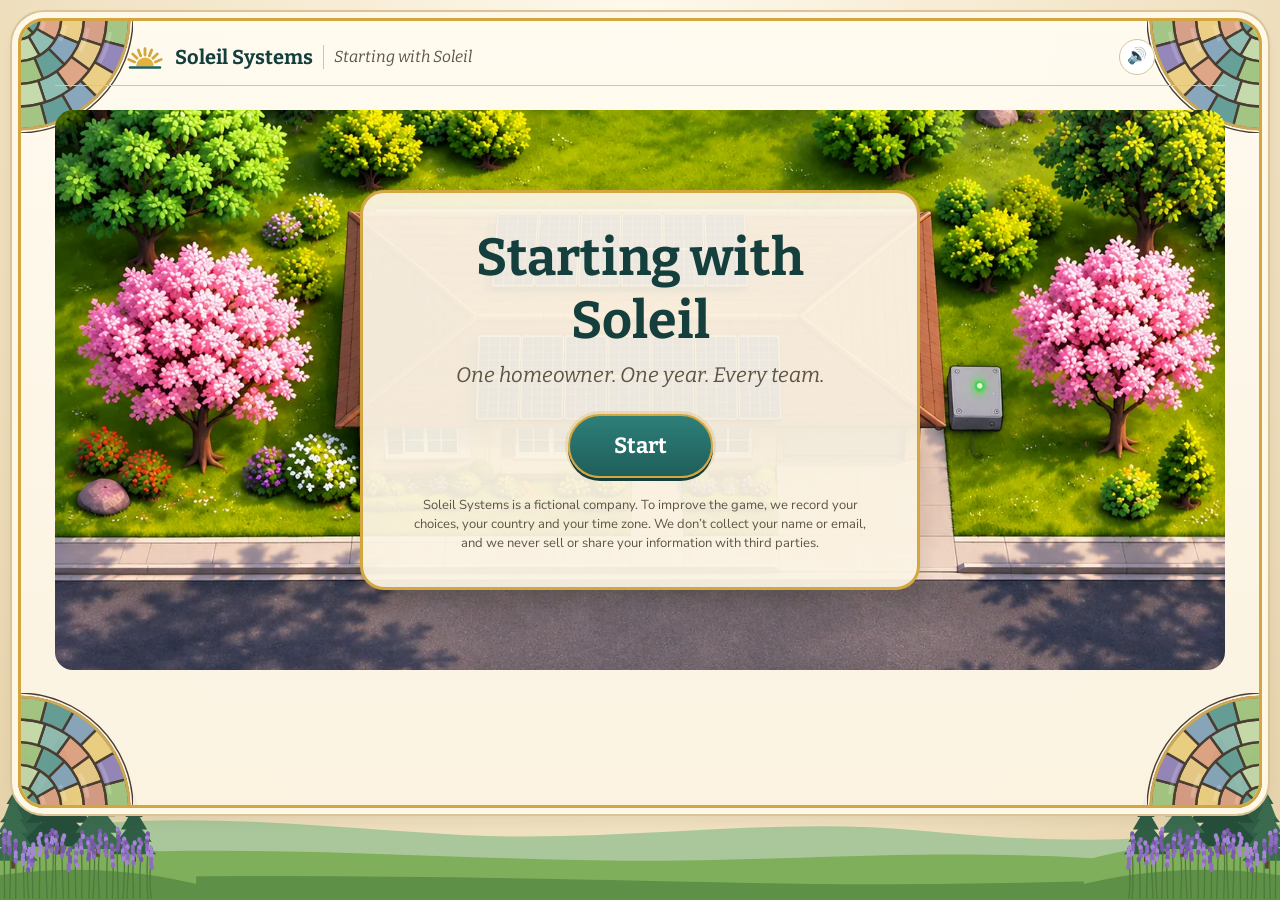
<file: index.html>
<!doctype html>
<html lang="en">
<head>
<meta charset="utf-8">
<meta name="viewport" content="width=device-width, initial-scale=1">
<title>Starting with Soleil</title>
<meta name="description" content="A learning game about frontline onboarding: one homeowner, one year, every team. Soleil Systems is a fictional company.">
<meta property="og:type" content="website">
<meta property="og:url" content="https://edtechtris.github.io/soleil-systems/">
<meta property="og:title" content="Starting with Soleil">
<meta property="og:description" content="One homeowner. One year. Five frontline teams. A learning game. Soleil Systems is a fictional company.">
<meta property="og:image" content="https://edtechtris.github.io/soleil-systems/assets/share-card.jpg">
<meta property="og:image:width" content="1200">
<meta property="og:image:height" content="627">
<meta property="og:image:alt" content="Starting with Soleil: a learning game. A house with solar panels and Dana Reyes, the homeowner.">
<meta name="twitter:card" content="summary_large_image">
<link rel="icon" href="assets/ui/mark.svg">
<link rel="preconnect" href="https://fonts.googleapis.com">
<link rel="preconnect" href="https://fonts.gstatic.com" crossorigin>
<link href="https://fonts.googleapis.com/css2?family=Bitter:ital,wght@0,600;0,700;1,500&family=Nunito+Sans:wght@400;600;700;800&display=swap" rel="stylesheet">
<link rel="stylesheet" href="css/style.css?v=0.3.9">
</head>
<body>
<div id="app" aria-live="polite"></div>
<noscript>This game needs JavaScript.</noscript>
<script src="js/config.js?v=0.3.9"></script>
<script src="js/countries.js?v=0.3.9"></script>
<script src="js/tracker.js?v=0.3.9"></script>
<script src="js/content.js?v=0.3.9"></script>
<script src="js/game.js?v=0.3.9"></script>
</body>
</html>
</file>
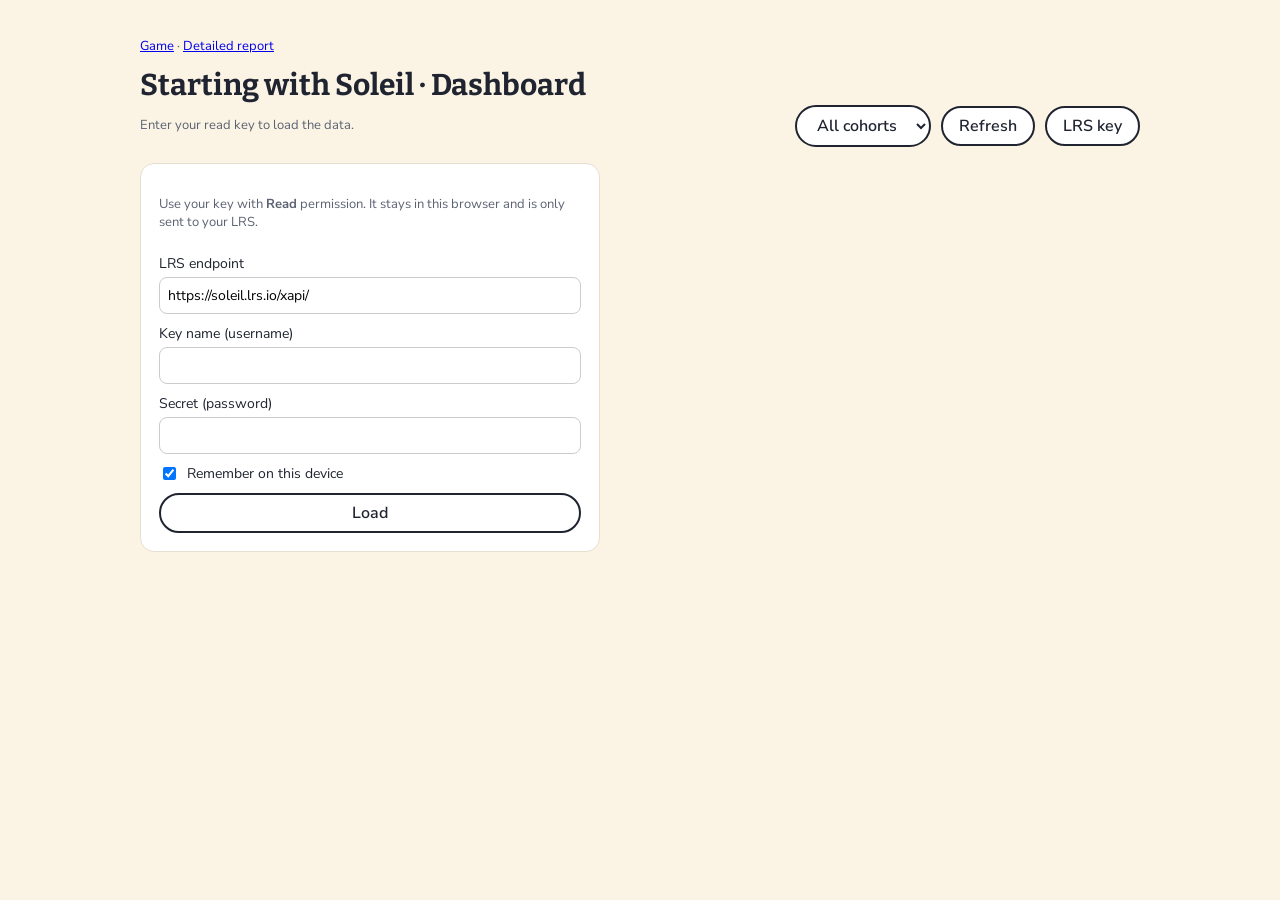
<file: dashboard.html>
<!doctype html>
<html lang="en">
<head>
<meta charset="utf-8">
<meta name="viewport" content="width=device-width, initial-scale=1">
<title>Starting with Soleil · Dashboard</title>
<link href="https://fonts.googleapis.com/css2?family=Bitter:wght@600;700&family=Nunito+Sans:wght@400;600;700&display=swap" rel="stylesheet">
<style>
  :root { --ink:#1F2430; --muted:#5B6272; --line:#E6DFD0; --teal:#1F5E5B; --gold:#B8862B; --red:#B23A26; --track:#EFE8DA; --card:#fff; }
  * { box-sizing: border-box; }
  body { font-family: 'Nunito Sans', system-ui, sans-serif; color: var(--ink); background: #FBF4E4; margin: 0; }
  main { max-width: 1040px; margin: 0 auto; padding: 24px 20px 60px; }
  h1, h2 { font-family: Bitter, Georgia, serif; line-height: 1.15; margin: 0; }
  h1 { font-size: 30px; }
  h2 { font-size: 20px; margin-bottom: 4px; }
  .top { display: flex; justify-content: space-between; align-items: flex-end; gap: 12px; flex-wrap: wrap; margin: 8px 0 16px; }
  .controls { display: flex; gap: 10px; align-items: center; flex-wrap: wrap; }
  button, select { font: inherit; font-weight: 600; border: 2px solid var(--ink); background: #fff; border-radius: 999px; padding: 7px 16px; cursor: pointer; color: var(--ink); }
  .note { font-size: 13px; color: var(--muted); }
  .sub { font-size: 14px; color: var(--muted); margin: 0 0 12px; }
  .card { background: var(--card); border: 1px solid var(--line); border-radius: 14px; padding: 18px; margin-top: 16px; }
  .kpis { display: grid; grid-template-columns: repeat(4, minmax(0,1fr)); gap: 12px; }
  .kpi { background: var(--card); border: 1px solid var(--line); border-radius: 14px; padding: 14px 16px; }
  .kpi b { font-family: Bitter, serif; font-size: 32px; display: block; font-variant-numeric: tabular-nums; }
  .kpi span { font-size: 13px; color: var(--muted); }
  .grid2 { display: grid; grid-template-columns: 1fr 1fr; gap: 16px; }
  .grid2 .card { margin-top: 16px; }
  .row { display: grid; grid-template-columns: minmax(0, 1fr) 180px 64px; gap: 12px; align-items: center; padding: 10px 0; border-top: 1px solid var(--line); }
  .row:first-of-type { border-top: 0; }
  .row .label { font-size: 14px; }
  .row .label small { display: block; color: var(--muted); font-size: 12px; margin-top: 2px; }
  .row .val { text-align: right; font-weight: 700; font-variant-numeric: tabular-nums; font-size: 15px; }
  .bar { height: 10px; background: var(--track); border-radius: 4px; position: relative; }
  .bar span { position: absolute; left: 0; top: 0; bottom: 0; border-radius: 4px; background: var(--teal); }
  .bar.red span { background: var(--red); }
  .objnum { display: inline-block; min-width: 22px; height: 22px; line-height: 22px; text-align: center; border-radius: 6px; background: var(--teal); color: #fff; font-size: 12px; font-weight: 700; margin-right: 6px; }
  .funnel .row { grid-template-columns: 90px minmax(0,1fr) 90px; }
  .feed { list-style: none; margin: 0; padding: 0; }
  .feed li { display: flex; justify-content: space-between; gap: 12px; padding: 8px 0; border-top: 1px solid var(--line); font-size: 14px; }
  .feed li:first-child { border-top: 0; }
  .feed .when { color: var(--muted); font-size: 12px; white-space: nowrap; }
  .tag { font-size: 12px; font-weight: 700; }
  .tag.ok { color: var(--teal); } .tag.bad { color: var(--red); }
  .empty { color: var(--muted); font-style: italic; font-size: 14px; }
  .warn { background: #FFF6DD; border: 1px solid #EBD9A6; border-radius: 10px; padding: 10px 12px; font-size: 13px; margin-top: 12px; }
  form.key { display: grid; gap: 10px; max-width: 460px; }
  form.key label { display: grid; gap: 4px; font-size: 14px; }
  form.key input[type=url], form.key input[type=text], form.key input[type=password] { padding: 8px; border: 1px solid #ccc; border-radius: 8px; font: inherit; }
  form.key label.check { display: flex; gap: 8px; align-items: center; }
  .bar .target { position: absolute; top: -4px; bottom: -4px; width: 2px; background: var(--ink); border-radius: 1px; }
  .status { display: inline-block; font-size: 12px; font-weight: 700; margin-left: 6px; white-space: nowrap; }
  .status.met { color: var(--teal); } .status.not { color: var(--red); } .status.none { color: var(--muted); }
  [hidden] { display: none !important; }
  @media (max-width: 760px) {
    .kpis { grid-template-columns: 1fr 1fr; }
    .grid2 { grid-template-columns: 1fr; }
    .row { grid-template-columns: minmax(0,1fr) 56px; }
    .row .bar { grid-column: 1 / -1; grid-row: 2; }
    .funnel .row { grid-template-columns: 80px minmax(0,1fr) 70px; }
    .funnel .row .bar { grid-column: auto; grid-row: auto; }
  }
</style>
</head>
<body>
<main>
  <p class="note"><a href="index.html">Game</a> · <a href="report.html">Detailed report</a></p>
  <div class="top">
    <div>
      <h1>Starting with Soleil · Dashboard</h1>
      <p class="note" id="updated">Not loaded yet.</p>
    </div>
    <div class="controls">
      <select id="cohort" aria-label="Cohort"><option value="">All cohorts</option></select>
      <button id="refresh">Refresh</button>
      <button id="keybtn">LRS key</button>
    </div>
  </div>

  <form id="keyform" class="card key" hidden>
    <p class="note">Use your key with <b>Read</b> permission. It stays in this browser and is only sent to your LRS.</p>
    <label>LRS endpoint <input id="endpoint" type="url" required></label>
    <label>Key name (username) <input id="user" type="text" autocomplete="off" required></label>
    <label>Secret (password) <input id="pass" type="password" autocomplete="off" required></label>
    <label class="check"><input id="remember" type="checkbox" checked> Remember on this device</label>
    <button type="submit">Load</button>
  </form>

  <div id="out"></div>
</main>
<script src="js/config.js?v=0.3.3"></script>
<script>
(function () {
  const CFG = window.BP_CONFIG || {};
  const KEYSTORE = 'soleil_report_lrs'; // shared with report.html
  const OBJ = { 1: 'My role is one piece of a bigger operation.', 2: 'Good service only happens when all the pieces connect.', 3: 'The customer only sees Soleil Systems, not our teams.', 4: 'Silence feels like being ignored.', 5: 'Problem-solving skills are critical to both the customer experience and the success of our teams.' };
  const SEASONS = ['spring', 'summer', 'fall', 'winter'];
  const $ = s => document.querySelector(s);
  const esc = s => String(s == null ? '' : s).replace(/[&<>"]/g, c => ({ '&': '&amp;', '<': '&lt;', '>': '&gt;', '"': '&quot;' })[c]);
  const verbOf = st => st.verb.id.split('/').pop();
  const tail = id => { const m = id.match(/\/((?:step|decision|season|objective|intro)\/.*|game)$/); return m ? m[1] : id; };
  const ext = (st, key) => { const e = (st.context && st.context.extensions) || {}; const k = Object.keys(e).find(x => x.endsWith('/ext/' + key)); return k ? e[k] : undefined; };
  const nameOf = st => (st.object.definition && st.object.definition.name && st.object.definition.name['en-US']) || tail(st.object.id);
  const pct = (a, b) => b ? Math.round(100 * a / b) : 0;
  const TARGET = Math.round(100 * (CFG.objectiveTarget || 0.75));
  const cap = s => s ? s[0].toUpperCase() + s.slice(1) : '';
  // For a wrong-action choice, show the wrong action itself (from the record's description).
  const wrongAction = st => { const d = st.object.definition && st.object.definition.description && st.object.definition.description['en-US'] || ''; const m = d.match(/Wrong action to avoid: (.*)$/); return m ? m[1] : ''; };

  let statements = [];

  function getKey() { try { return JSON.parse(localStorage.getItem(KEYSTORE)) || null; } catch (e) { return null; } }
  function showForm() {
    const k = getKey() || {};
    $('#endpoint').value = k.endpoint || (CFG.lrs && CFG.lrs.endpoint) || '';
    $('#user').value = k.user || ''; $('#pass').value = k.pass || '';
    $('#keyform').hidden = false;
  }
  let sessionKey = null; // used when "remember" is off
  $('#keyform').onsubmit = e => {
    e.preventDefault();
    const k = { endpoint: $('#endpoint').value.replace(/\/?$/, '/'), user: $('#user').value.trim(), pass: $('#pass').value.trim() };
    if ($('#remember').checked) { try { localStorage.setItem(KEYSTORE, JSON.stringify(k)); } catch (err) {} sessionKey = null; }
    else { try { localStorage.removeItem(KEYSTORE); } catch (err) {} sessionKey = k; }
    $('#keyform').hidden = true; load();
  };
  $('#keybtn').onclick = () => $('#keyform').hidden ? showForm() : ($('#keyform').hidden = true);
  $('#refresh').onclick = () => load();
  $('#cohort').onchange = () => render();

  async function load() {
    const k = sessionKey || getKey();
    if (!k || !k.user) { showForm(); $('#updated').textContent = 'Enter your read key to load the data.'; return; }
    $('#updated').textContent = 'Loading…';
    const headers = { 'X-Experience-API-Version': '1.0.3', Authorization: 'Basic ' + btoa(k.user + ':' + k.pass) };
    const base = (CFG.activityBase || '').replace(/\/$/, '');
    let url = k.endpoint + 'statements?limit=500&activity=' + encodeURIComponent(base + '/game') + '&related_activities=true';
    const got = [];
    try {
      while (url) {
        const res = await fetch(url, { headers });
        if (res.status === 401 || res.status === 403) throw new Error('The LRS refused the key. Check the name, the secret, and that the key has Read permission.');
        if (!res.ok) throw new Error('The LRS answered ' + res.status + '.');
        const data = await res.json();
        got.push(...(data.statements || []));
        url = data.more ? new URL(data.more, k.endpoint).href : '';
      }
    } catch (err) { $('#updated').textContent = err.message || 'Could not reach the LRS.'; return; }
    statements = got;
    const cohorts = [...new Set(got.map(st => ext(st, 'cohort')).filter(Boolean))].sort();
    const sel = $('#cohort'), cur = sel.value;
    sel.innerHTML = '<option value="">All cohorts</option>' + cohorts.map(c => `<option${c === cur ? ' selected' : ''}>${esc(c)}</option>`).join('');
    $('#updated').textContent = 'Updated ' + new Date().toLocaleString([], { dateStyle: 'medium', timeStyle: 'short' }) + '.';
    render();
  }

  function render() {
    const cohort = $('#cohort').value;
    const games = {};
    statements.forEach(st => {
      const reg = st.context && st.context.registration; if (!reg) return;
      const c = ext(st, 'cohort') || '';
      if (cohort && c !== cohort) return;
      (games[reg] = games[reg] || { id: reg, player: st.actor.name || 'Player', cohort: c, sts: [] }).sts.push(st);
    });
    const list = Object.values(games);
    list.forEach(g => g.sts.sort((a, b) => a.timestamp < b.timestamp ? -1 : 1));
    const out = $('#out');
    if (!list.length) { out.innerHTML = '<div class="card"><p class="empty">No games yet' + (cohort ? ' for this cohort' : '') + '.</p></div>'; return; }

    // per game facts
    const decisions = [];
    list.forEach(g => {
      g.reached = -1; g.finished = false; g.answered = 0;
      g.sts.forEach(st => {
        const v = verbOf(st), id = tail(st.object.id);
        if (v === 'experienced' && id.startsWith('step/')) g.reached = Math.max(g.reached, SEASONS.indexOf(id.split('/')[1].split('-')[0]));
        if (v === 'answered') g.answered++;
        if (v === 'completed' && id === 'game') { g.finished = true; g.score = st.result && st.result.score && st.result.score.scaled; }
        if ((v === 'passed' || v === 'failed') && id.startsWith('decision/')) decisions.push({ game: g.id, id: id.slice(9), label: nameOf(st), wrong: wrongAction(st), ok: v === 'passed', type: ext(st, 'decisionType'), outcome: ext(st, 'outcome'), objective: +ext(st, 'objective'), season: ext(st, 'season'), team: ext(st, 'team') });
      });
    });
    const played = list.filter(g => g.answered > 0);
    const finished = list.filter(g => g.finished);
    const right = decisions.filter(d => d.ok);
    const checked = right.filter(d => d.outcome === 'caught' || d.outcome === 'avoided');

    let h = `<div class="kpis">
      <div class="kpi"><b>${list.length}</b><span>games started</span></div>
      <div class="kpi"><b>${played.length}</b><span>answered at least one step</span></div>
      <div class="kpi"><b>${pct(finished.length, list.length)}%</b><span>finished the year (${finished.length})</span></div>
      <div class="kpi"><b>${decisions.length ? pct(right.length, decisions.length) + '%' : '–'}</b><span>choices right, all objectives</span></div>
    </div>`;
    if (played.length < 10) h += `<p class="warn">Based on ${played.length} ${played.length === 1 ? 'game' : 'games'} with answers. With this few, the percentages can change a lot from one player to the next.</p>`;

    // objectives
    const objStats = Object.keys(OBJ).map(n => { const ds = decisions.filter(d => d.objective === +n), ok = ds.filter(d => d.ok); return { n, ds, ok, p: pct(ok.length, ds.length) }; });
    const metCount = objStats.filter(o => o.ds.length && o.p >= TARGET).length, scored = objStats.filter(o => o.ds.length).length;
    h += `<div class="card"><h2>Learning objectives · ${metCount} of 5 met</h2><p class="sub">Percent of each objective's choices that players got right. An objective is met at ${TARGET}% or higher (the black line). "Checked first" is how many of the right choices came after opening the information that pointed to them.${scored < 5 ? ` ${5 - scored} ${5 - scored === 1 ? 'objective has' : 'objectives have'} no choices scored yet.` : ''}</p>`;
    objStats.forEach(({ n, ds, ok, p }) => {
      const chk = ok.filter(d => d.outcome === 'caught' || d.outcome === 'avoided');
      const status = !ds.length ? '<span class="status none">No data</span>' : p >= TARGET ? '<span class="status met">✓ Met</span>' : '<span class="status not">✗ Below target</span>';
      h += `<div class="row" title="${ok.length} of ${ds.length} choices right; ${chk.length} after checking; target ${TARGET}%">
        <div class="label"><span class="objnum">${n}</span>${esc(OBJ[n])}${status}<small>${ds.length ? `${ok.length} of ${ds.length} right · ${pct(chk.length, ok.length)}% checked first` : 'No choices scored yet'}</small></div>
        <div class="bar"><span style="width:${p}%"></span><i class="target" style="left:${TARGET}%"></i></div>
        <div class="val">${ds.length ? p + '%' : '–'}</div></div>`;
    });
    h += `</div>`;

    // where players stop + gaps
    h += `<div class="grid2"><div class="card funnel"><h2>How far players get</h2><p class="sub">Games that reached each season.</p>`;
    const stages = SEASONS.map((s, i) => [cap(s), list.filter(g => g.reached >= i).length]).concat([['Finished', finished.length]]);
    stages.forEach(([name, n]) => { h += `<div class="row" title="${n} of ${list.length} games"><div class="label">${name}</div><div class="bar"><span style="width:${pct(n, list.length)}%"></span></div><div class="val">${n} <span class="note">(${pct(n, list.length)}%)</span></div></div>`; });
    h += `</div>`;

    const byChoice = {};
    decisions.forEach(d => { const c = byChoice[d.id] = byChoice[d.id] || { label: d.label, wrongLabel: d.wrong, type: d.type, objective: d.objective, season: d.season, team: d.team, n: 0, wrong: 0 }; c.n++; if (!d.ok) c.wrong++; });
    const gaps = Object.values(byChoice).filter(c => c.wrong).sort((a, b) => (b.wrong / b.n) - (a.wrong / a.n) || b.n - a.n).slice(0, 6);
    h += `<div class="card"><h2>Biggest gaps</h2><p class="sub">The choices players get wrong most often.</p>`;
    if (!gaps.length) h += `<p class="empty">No wrong choices yet.</p>`;
    gaps.forEach(c => {
      const p = pct(c.wrong, c.n);
      h += `<div class="row" title="${c.wrong} of ${c.n} games got this wrong"><div class="label">${c.type === 'avoid' && c.wrongLabel ? 'Chose: ' + esc(c.wrongLabel) : 'Missed: ' + esc(c.label)}<small>${cap(c.season)} · ${esc(c.team)} · Objective ${c.objective}</small></div><div class="bar red"><span style="width:${p}%"></span></div><div class="val">${p}%</div></div>`;
    });
    h += `</div></div>`;

    // Dana's year + recent activity
    const seasonEnd = {};
    list.forEach(g => g.sts.forEach(st => { const id = tail(st.object.id); if (verbOf(st) === 'completed' && id.startsWith('season/')) (seasonEnd[id.slice(7)] = seasonEnd[id.slice(7)] || []).push({ mood: ext(st, 'mood'), days: ext(st, 'days'), texts: ext(st, 'texts') }); }));
    h += `<div class="grid2"><div class="card"><h2>Dana's year</h2><p class="sub">Averages at the end of each season. Mood is 0 to 100.</p>`;
    const seasonRows = SEASONS.filter(s => seasonEnd[s]);
    if (!seasonRows.length) h += `<p class="empty">No seasons finished yet.</p>`;
    seasonRows.forEach(s => {
      const a = seasonEnd[s], avg = k => a.reduce((x, y) => x + (+y[k] || 0), 0) / a.length;
      const mood = Math.round(avg('mood'));
      h += `<div class="row" title="${a.length} games finished ${cap(s)}"><div class="label">${cap(s)}<small>${avg('days').toFixed(1)} days with a problem · ${avg('texts').toFixed(1)} texts asking for an update</small></div><div class="bar"><span style="width:${mood}%"></span></div><div class="val">${mood}</div></div>`;
    });
    h += `</div>`;

    const recent = list.flatMap(g => g.sts).filter(st => ['initialized', 'answered', 'passed', 'failed', 'completed'].includes(verbOf(st))).sort((a, b) => a.timestamp < b.timestamp ? 1 : -1).slice(0, 12);
    h += `<div class="card"><h2>Recent activity</h2><ul class="feed">`;
    recent.forEach(st => {
      const v = verbOf(st), disp = (st.verb.display && st.verb.display['en-US']) || v;
      const cls = v === 'passed' ? 'ok' : v === 'failed' ? 'bad' : '';
      h += `<li><span>${esc(st.actor.name)} <span class="tag ${cls}">${esc(disp)}</span> ${esc(nameOf(st))}</span><span class="when">${ago(st.timestamp)}</span></li>`;
    });
    h += `</ul></div></div>`;

    // countries
    const byCountry = {};
    list.forEach(g => { const c = g.sts.map(st => ext(st, 'country')).find(Boolean) || 'Not recorded'; const k = byCountry[c] = byCountry[c] || { games: 0, finished: 0 }; k.games++; if (g.finished) k.finished++; });
    const countries = Object.entries(byCountry).sort((a, b) => b[1].games - a[1].games);
    h += `<div class="card"><h2>Where players are</h2><p class="sub">Games by country, based on each player's device time zone. A player using a VPN or a changed time zone setting may show the wrong country.</p>`;
    countries.forEach(([c, k]) => { h += `<div class="row" title="${k.games} games, ${k.finished} finished"><div class="label">${esc(c)}<small>${k.finished} finished</small></div><div class="bar"><span style="width:${pct(k.games, list.length)}%"></span></div><div class="val">${k.games}</div></div>`; });
    h += `</div>`;
    out.innerHTML = h;
  }

  function ago(ts) {
    const s = Math.round((Date.now() - new Date(ts)) / 1000);
    if (s < 60) return 'just now'; if (s < 3600) return Math.round(s / 60) + ' min ago';
    if (s < 86400) return Math.round(s / 3600) + ' h ago';
    return new Date(ts).toLocaleDateString([], { month: 'short', day: 'numeric' });
  }

  load();
})();
</script>
</body>
</html>
</file>
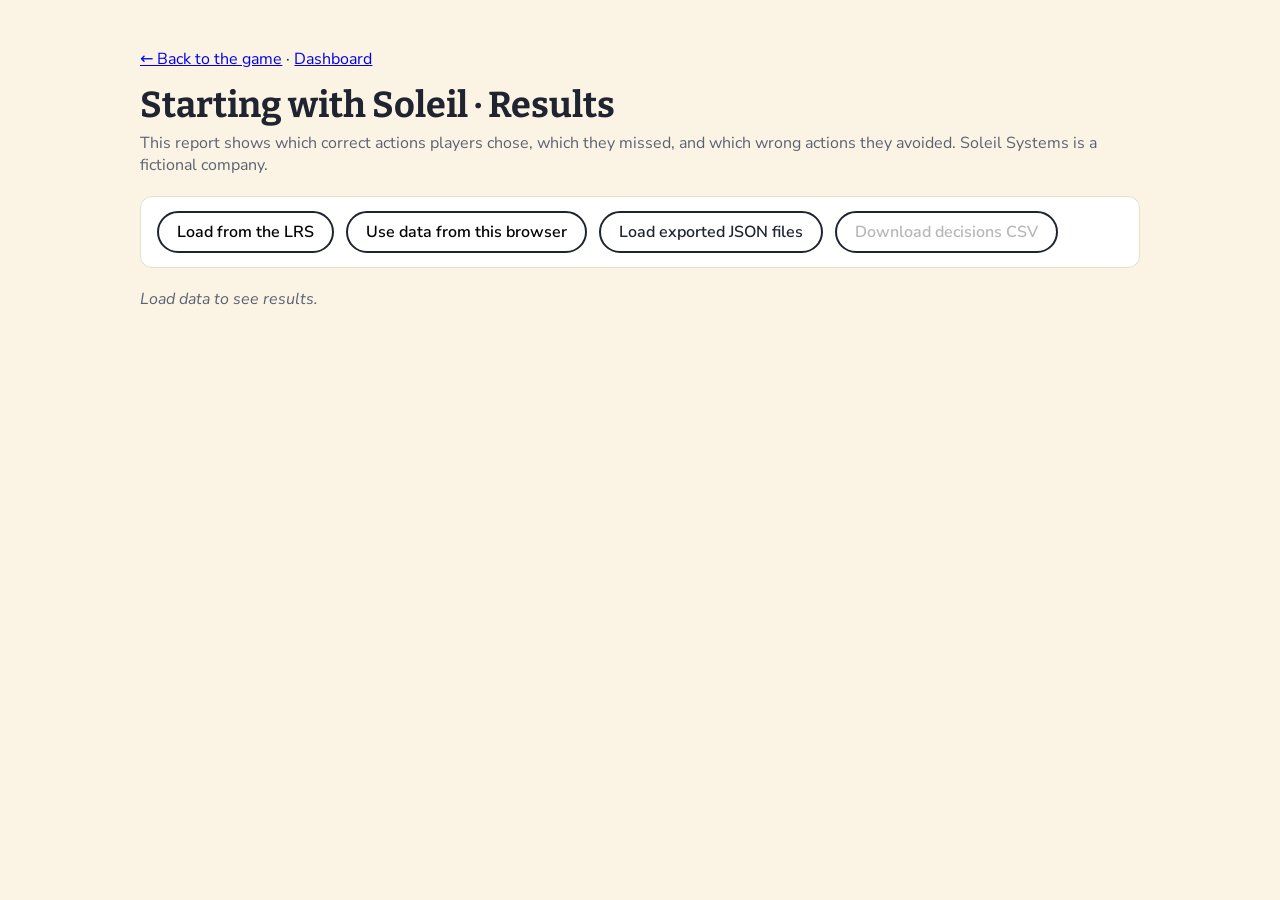
<file: report.html>
<!doctype html>
<html lang="en">
<head>
<meta charset="utf-8">
<meta name="viewport" content="width=device-width, initial-scale=1">
<title>Starting with Soleil · Results report</title>
<link href="https://fonts.googleapis.com/css2?family=Bitter:wght@600;700&family=Nunito+Sans:wght@400;600;700&display=swap" rel="stylesheet">
<style>
  :root { --ink:#1F2430; --muted:#5B6272; --line:#E6DFD0; --caught:#1F5E5B; --guessed:#D4A640; --missed:#D9D4CA; --fell:#C2412D; --avoided:#2E8B57; }
  body { font-family: 'Nunito Sans', system-ui, sans-serif; color: var(--ink); background: #FBF4E4; margin: 0; }
  main { max-width: 1000px; margin: 0 auto; padding: 32px 24px 60px; }
  h1, h2 { font-family: Bitter, Georgia, serif; line-height: 1.1; }
  h1 { font-size: 36px; margin: 0 0 6px; }
  h2 { font-size: 24px; margin: 36px 0 6px; }
  .sub { color: var(--muted); margin: 0 0 20px; }
  .load { display: flex; gap: 12px; flex-wrap: wrap; align-items: center; background: #fff; border: 1px solid var(--line); border-radius: 12px; padding: 14px 16px; }
  button, label.file { font: inherit; font-weight: 600; border: 2px solid var(--ink); background: #fff; border-radius: 999px; padding: 8px 18px; cursor: pointer; }
  input[type=file] { display: none; }
  .stats { display: grid; grid-template-columns: repeat(4, minmax(0,1fr)); gap: 12px; margin-top: 20px; }
  .stat { background: #fff; border: 1px solid var(--line); border-radius: 12px; padding: 14px; }
  .stat b { font-family: Bitter, serif; font-size: 30px; display: block; }
  .stat span { color: var(--muted); font-size: 13px; }
  .legend { display: flex; gap: 18px; flex-wrap: wrap; font-size: 13px; margin: 10px 0 4px; }
  .legend i { display: inline-block; width: 12px; height: 12px; border-radius: 3px; margin-right: 6px; vertical-align: -1px; }
  table { width: 100%; border-collapse: collapse; margin-top: 8px; }
  th { text-align: left; font-size: 12px; text-transform: uppercase; letter-spacing: .06em; color: var(--muted); padding: 8px 6px; border-bottom: 1px solid var(--line); }
  td { padding: 10px 6px; border-bottom: 1px solid var(--line); vertical-align: middle; font-size: 14px; }
  td small { color: var(--muted); display: block; }
  .bar { display: flex; height: 16px; border-radius: 4px; overflow: hidden; background: #eee; width: 260px; }
  .bar span { height: 100%; }
  .num { font-variant-numeric: tabular-nums; white-space: nowrap; }
  .empty { color: var(--muted); font-style: italic; }
  .note { font-size: 13px; color: var(--muted); }
  @media (max-width: 760px) { .stats { grid-template-columns: 1fr 1fr; } .bar { width: 140px; } }
[hidden] { display: none !important; }
.scroll { overflow-x: auto; }
.lrsform { display: grid; gap: 10px; max-width: 520px; margin: 16px 0; padding: 16px; border: 1px solid #ddd; border-radius: 12px; background: #fff; }
.lrsform label { display: grid; gap: 4px; font-size: 14px; }
.lrsform label.check { display: flex; gap: 8px; align-items: center; }
.lrsform input[type=url], .lrsform input:not([type]), .lrsform input[type=password] { padding: 8px; border: 1px solid #ccc; border-radius: 8px; font: inherit; }
@media (max-width: 600px) { .barcol, td:nth-child(2):has(.bar) { display: none; } table { font-size: 14px; } }
</style>
</head>
<body>
<main>
  <p><a href="index.html">← Back to the game</a> · <a href="dashboard.html">Dashboard</a></p>
  <h1>Starting with Soleil · Results</h1>
  <p class="sub">This report shows which correct actions players chose, which they missed, and which wrong actions they avoided. Soleil Systems is a fictional company.</p>
  <div class="load">
    <button id="lrsbtn">Load from the LRS</button>
    <button id="local">Use data from this browser</button>
    <label class="file">Load exported JSON files<input id="files" type="file" accept=".json" multiple></label>
    <button id="csv" disabled>Download decisions CSV</button>
    <span id="status" class="note"></span>
  </div>
  <form id="lrsform" class="lrsform" hidden>
    <p class="note">Use a key with <b>Read</b> permission. It stays in this browser and is never sent anywhere but your LRS.</p>
    <label>LRS endpoint <input id="lrsEndpoint" type="url" required></label>
    <label>Key name (username) <input id="lrsUser" autocomplete="off" required></label>
    <label>Secret (password) <input id="lrsPass" type="password" autocomplete="off" required></label>
    <label>Only this cohort (optional) <input id="lrsCohort" placeholder="for example linkedin"></label>
    <label class="check"><input id="lrsRemember" type="checkbox"> Remember on this device</label>
    <button type="submit">Load</button>
  </form>
  <div id="out"><p class="empty" style="margin-top:20px">Load data to see results.</p></div>
</main>
<script src="js/config.js?v=0.3.3"></script>
<script>
(function () {
  const STORE = 'bp_sessions_v1';
  const CFG = window.BP_CONFIG || {};
  const verbOf = st => st.verb.id.split('/').pop();
  const OBJ = { 1: 'My role is one piece of a bigger operation.', 2: 'Good service only happens when all the pieces connect.', 3: 'The customer only sees Soleil Systems, not our teams.', 4: 'Silence feels like being ignored.', 5: 'Problem-solving skills are critical to both the customer experience and the success of our teams.' };

  /* ---- load from the LRS (read key typed here, never stored in the game code) ---- */
  const KEYSTORE = 'soleil_report_lrs';
  const form = document.getElementById('lrsform');
  document.getElementById('lrsbtn').onclick = () => {
    form.hidden = !form.hidden;
    let saved = {}; try { saved = JSON.parse(localStorage.getItem(KEYSTORE)) || {}; } catch (e) {}
    document.getElementById('lrsEndpoint').value = saved.endpoint || (CFG.lrs && CFG.lrs.endpoint) || '';
    document.getElementById('lrsUser').value = saved.user || '';
    document.getElementById('lrsPass').value = saved.pass || '';
    document.getElementById('lrsRemember').checked = !!saved.user;
  };
  form.onsubmit = async e => {
    e.preventDefault();
    const endpoint = document.getElementById('lrsEndpoint').value.replace(/\/?$/, '/');
    const user = document.getElementById('lrsUser').value.trim(), pass = document.getElementById('lrsPass').value.trim();
    const cohort = document.getElementById('lrsCohort').value.trim();
    try { if (document.getElementById('lrsRemember').checked) localStorage.setItem(KEYSTORE, JSON.stringify({ endpoint, user, pass })); else localStorage.removeItem(KEYSTORE); } catch (err) {}
    const status = document.getElementById('status');
    const headers = { 'X-Experience-API-Version': '1.0.3', Authorization: 'Basic ' + btoa(user + ':' + pass) };
    const base = (CFG.activityBase || '').replace(/\/$/, '');
    let url = endpoint + 'statements?limit=500&activity=' + encodeURIComponent(base + '/game') + '&related_activities=true';
    const statements = [];
    try {
      while (url) {
        status.textContent = `Loading from the LRS… ${statements.length} records so far`;
        const res = await fetch(url, { headers });
        if (res.status === 401 || res.status === 403) throw new Error('The LRS refused the key. Check the name, the secret, and that the key has Read permission.');
        if (!res.ok) throw new Error('The LRS answered ' + res.status + '.');
        const data = await res.json();
        statements.push(...(data.statements || []));
        url = data.more ? new URL(data.more, endpoint).href : '';
      }
    } catch (err) { status.textContent = err.message || 'Could not reach the LRS.'; return; }
    // one game = one registration
    const bySession = {};
    statements.forEach(st => {
      const reg = st.context && st.context.registration; if (!reg) return;
      const c = ext(st, 'cohort') || '';
      if (cohort && c.toLowerCase() !== cohort.toLowerCase()) return;
      const s = bySession[reg] = bySession[reg] || { sessionId: reg, playerId: st.actor.account ? st.actor.account.name : st.actor.name, cohort: c, statements: [] };
      s.statements.push(st);
    });
    Object.values(bySession).forEach(s => s.statements.sort((a, b) => a.timestamp < b.timestamp ? -1 : 1));
    analyze(Object.values(bySession), 'the LRS' + (cohort ? ` (cohort: ${cohort})` : ''));
    form.hidden = true;
  };
  const SEASONS = ['spring', 'summer', 'fall', 'winter'];
  let rows = [];
  const ext = (st, key) => { const e = (st.context && st.context.extensions) || {}; const k = Object.keys(e).find(x => x.endsWith('/ext/' + key)); return k ? e[k] : undefined; };
  const tail = id => { const m = id.match(/\/((?:step|decision|season|intro)\/.*|game)$/); return m ? m[1] : id; }; // works with any activity base

  document.getElementById('local').onclick = () => {
    let all = []; try { all = JSON.parse(localStorage.getItem(STORE)) || []; } catch (e) {}
    analyze(all, 'this browser');
  };
  document.getElementById('files').onchange = async e => {
    const all = [];
    for (const f of e.target.files) { try { const d = JSON.parse(await f.text()); (Array.isArray(d) ? d : [d]).forEach(s => all.push(s)); } catch (err) {} }
    const seen = new Set(); analyze(all.filter(s => s.sessionId && !seen.has(s.sessionId) && seen.add(s.sessionId)), e.target.files.length + ' file(s)');
  };
  document.getElementById('csv').onclick = () => {
    const head = 'game,player,cohort,country,objective,season,team,choice_id,choice,do_or_avoid,outcome,checked_information\n';
    const q = v => '"' + String(v == null ? '' : v).replace(/"/g, '""') + '"';
    const body = rows.map(r => [r.session, r.player, q(r.cohort), q(r.country), r.objective || '', r.season, q(r.role), r.id, q(r.label), r.type, r.outcome, r.sawClue].join(',')).join('\n');
    const a = document.createElement('a'); a.href = URL.createObjectURL(new Blob([head + body], { type: 'text/csv' })); a.download = 'soleil-decisions.csv'; a.click();
  };

  function analyze(sessions, source) {
    const played = sessions.filter(s => (s.statements || []).some(st => ['answered', 'responded'].includes(verbOf(st))));
    const finished = played.filter(s => s.statements.some(st => verbOf(st) === 'completed' && tail(st.object.id) === 'game'));
    rows = [];
    const decisions = {}; const clues = {}; const stepsSeen = {}; const seasonEnd = {};
    played.forEach(s => {
      s.statements.forEach(st => {
        const verb = verbOf(st), id = tail(st.object.id);
        if (['passed', 'failed', 'evaluated'].includes(verb) && id.startsWith('decision/')) {
          const r = { session: s.sessionId, player: s.playerId, cohort: s.cohort || '', season: ext(st, 'season'), role: ext(st, 'team') || ext(st, 'role'), id: id.replace('decision/', ''),
            label: (ext(st, 'decisionType') === 'avoid' && ((st.object.definition.description || {})['en-US'] || '').split('Wrong action to avoid: ')[1]) || st.object.definition.name['en-US'], type: ext(st, 'decisionType'), outcome: ext(st, 'outcome'), sawClue: ext(st, 'sawClue'), objective: ext(st, 'objective'), country: ext(st, 'country') || '' };
          rows.push(r);
          const d = decisions[r.id] = decisions[r.id] || { label: r.label, type: r.type, season: r.season, role: r.role, n: 0, caught: 0, guessed: 0, missed: 0, avoided: 0, fell_for: 0 };
          d.n++; d[r.outcome]++;
        }
        if (verb === 'experienced' && id.startsWith('step/')) { const step = id.split('/')[1]; stepsSeen[step] = (stepsSeen[step] || new Set()).add(s.sessionId); }
        const cm = verb === 'viewed' && id.match(/^step\/([^/]+)\/clue\/([^/]+)$/);
        if (cm) { const [, step, clue] = cm; const k = step + ' · ' + clue; const name = (st.object.definition && st.object.definition.name && st.object.definition.name['en-US']) || clue; clues[k] = clues[k] || { step, clue: name, sessions: new Set() }; clues[k].sessions.add(s.sessionId); }
        if (verb === 'completed' && id.startsWith('season/')) { const sea = id.split('/')[1]; (seasonEnd[sea] = seasonEnd[sea] || []).push({ mood: ext(st, 'mood'), days: ext(st, 'days'), texts: ext(st, 'texts') }); }
      });
    });
    const nRec = sessions.reduce((a, x) => a + (x.statements || []).length, 0);
    document.getElementById('status').textContent = `From ${source}: ${nRec} ${nRec === 1 ? 'record' : 'records'}, ${sessions.length} ${sessions.length === 1 ? 'game' : 'games'} started, ${played.length} with at least one answered step, ${finished.length} finished. A game appears in the results once a step is answered.`;
    document.getElementById('csv').disabled = !rows.length;
    const out = document.getElementById('out');
    if (!rows.length) { out.innerHTML = '<p class="empty" style="margin-top:20px">No gameplay data yet.</p>'; return; }

    const doRows = rows.filter(r => r.type === 'do');
    const pct = (a, b) => b ? Math.round(100 * a / b) : 0;
    const caught = doRows.filter(r => r.outcome === 'caught').length, guessed = doRows.filter(r => r.outcome === 'guessed').length;
    const avoidRows = rows.filter(r => r.type === 'avoid');
    let html = `<div class="stats">
      <div class="stat"><b>${played.length}</b><span>games played</span></div>
      <div class="stat"><b>${pct(finished.length, played.length)}%</b><span>finished all four seasons</span></div>
      <div class="stat"><b>${pct(caught, doRows.length)}%</b><span>correct actions chosen after checking the information</span></div>
      <div class="stat"><b>${pct(guessed, doRows.length)}%</b><span>correct actions chosen without checking the information</span></div>
    </div>
    <p class="note" style="margin-top:10px">Wrong actions avoided: ${pct(avoidRows.filter(r => r.outcome === 'avoided').length, avoidRows.length)}% (out of ${avoidRows.length}).</p>`;

    html += `<h2>Results by learning objective</h2><p class="sub">Percent of each objective's choices that players got right. "Without checking" is the share of those right answers made without opening the information first.</p><div class="scroll"><table><tr><th>Objective</th><th class="num">Right</th><th class="num">Without checking</th><th class="num">Choices scored</th><th>Target (${Math.round(100 * (CFG.objectiveTarget || 0.75))}%)</th></tr>`;
    Object.keys(OBJ).forEach(n => {
      const r = rows.filter(x => +x.objective === +n); if (!r.length) return;
      const ok = r.filter(x => x.outcome !== 'missed' && x.outcome !== 'fell_for');
      html += `<tr><td><b>${n}.</b> ${OBJ[n]}</td><td class="num">${pct(ok.length, r.length)}%</td><td class="num">${pct(ok.filter(x => x.outcome === 'guessed').length, ok.length)}%</td><td class="num">${r.length}</td><td>${pct(ok.length, r.length) >= Math.round(100 * (CFG.objectiveTarget || 0.75)) ? '✓ Met' : '✗ Below target'}</td></tr>`;
    });
    html += `</table></div>`;
    html += `<h2>Correct actions</h2><p class="sub">Actions players should choose. "Guessed" means the player chose it without opening the information that pointed to it.</p>
      <div class="legend"><span><i style="background:var(--caught)"></i>Chose it after checking</span><span><i style="background:var(--guessed)"></i>Guessed</span><span><i style="background:var(--missed)"></i>Missed</span></div>`;
    html += table(Object.entries(decisions).filter(([, d]) => d.type === 'do'), d => [['caught', 'var(--caught)'], ['guessed', 'var(--guessed)'], ['missed', 'var(--missed)']]);
    html += `<h2>Wrong actions</h2><p class="sub">Actions that seem reasonable but cost the homeowner time or money.</p>
      <div class="legend"><span><i style="background:var(--avoided)"></i>Avoided</span><span><i style="background:var(--fell)"></i>Chose it</span></div>`;
    html += table(Object.entries(decisions).filter(([, d]) => d.type === 'avoid'), d => [['avoided', 'var(--avoided)'], ['fell_for', 'var(--fell)']]);

    html += `<h2>Information opened</h2><p class="sub">Percent of players who opened each item.</p><div class="scroll"><table><tr><th>Step</th><th>Item</th><th class="num">Opened</th></tr>`;
    Object.values(clues).sort((a, b) => SEASONS.indexOf(a.step.split('-')[0]) - SEASONS.indexOf(b.step.split('-')[0])).forEach(c => {
      const n = (stepsSeen[c.step] || new Set()).size;
      const [sea, ...rl] = c.step.split('-'); const stepName = sea[0].toUpperCase() + sea.slice(1) + ' · ' + rl.join(' ').replace('care 2', 'care callback');
      html += `<tr><td>${stepName}</td><td>${c.clue}</td><td class="num">${pct(c.sessions.size, n)}% <small>${c.sessions.size} of ${n}</small></td></tr>`;
    });
    html += `</table></div><h2>Dana's year</h2><div class="scroll"><table><tr><th>Season</th><th class="num">Average days with a problem</th><th class="num">Average mood at season end (0 to 100)</th><th class="num">Average texts asking for an update</th></tr>`;
    SEASONS.forEach(se => { const a = seasonEnd[se] || []; if (!a.length) return;
      const avg = k => Math.round(a.reduce((x, y) => x + (y[k] || 0), 0) / a.length);
      html += `<tr><td>${se[0].toUpperCase() + se.slice(1)}</td><td class="num">${avg('days')}</td><td class="num">${avg('mood')}</td><td class="num">${(a.reduce((x, y) => x + (y.texts || 0), 0) / a.length).toFixed(1)}</td></tr>`; });
    html += `</table></div><p class="note" style="margin-top:20px">Each game played counts once. If a player plays again, that counts as another game.</p>`;
    out.innerHTML = html;

    function table(list, keys) {
      list.sort((a, b) => SEASONS.indexOf(a[1].season) - SEASONS.indexOf(b[1].season));
      let t = `<div class="scroll"><table><tr><th>Action</th><th class="barcol"></th>${keys().map(k => `<th class="num">${({ caught: 'Checked', guessed: 'Guessed', missed: 'Missed', avoided: 'Avoided', fell_for: 'Chose it' })[k[0]]}</th>`).join('')}</tr>`;
      list.forEach(([, d]) => {
        t += `<tr><td>${d.label}<small>${d.season} · ${d.role} · ${d.n} ${d.n === 1 ? 'game' : 'games'}</small></td><td><div class="bar">${keys().map(k => `<span style="width:${pct(d[k[0]], d.n)}%;background:${k[1]}"></span>`).join('')}</div></td>` +
          keys().map(k => `<td class="num">${pct(d[k[0]], d.n)}%</td>`).join('') + '</tr>';
      });
      return t + '</table></div>';
    }
  }
})();
</script>
</body>
</html>
</file>
<file: css/style.css>
/* Starting with Soleil — storybook look: parchment, stained-glass corners, teal and gold. */
:root {
  --teal: #1F5E5B; --teal-2: #2B7C76; --teal-dk: #143F3D;
  --gold: #D4A640; --gold-2: #E9C66A; --gold-dk: #A97E24;
  --paper: #FBF4E4; --paper-2: #F3E6C9; --paper-3: #EAD8B0;
  --ink: #2E2A24; --ink-2: #5E5546; --line: #D9C397;
  --good: #3E8E5A; --bad: #B4493A; --info: #7A6E5A; --missed: #9A6B2F;
  --role: var(--teal-2);
  --serif: 'Bitter', Georgia, 'Times New Roman', serif;
  --sans: 'Nunito Sans', 'Segoe UI', system-ui, sans-serif;
  --shadow: 0 6px 18px rgba(70, 50, 20, .14);
}
* { box-sizing: border-box; }
[hidden] { display: none !important; }
html, body { margin: 0; min-height: 100%; }
body {
  font-family: var(--sans); color: var(--ink); font-size: 16px; line-height: 1.45;
  background: radial-gradient(ellipse at 50% 0%, #FFF9EC 0%, #F1E3C4 60%, #E5D1A8 100%) fixed;
}
img { max-width: 100%; }
button { font: inherit; color: inherit; }
h1, h2, h3, h4 { font-family: var(--serif); color: var(--teal-dk); margin: 0; line-height: 1.2; }
.fine { font-size: 13px; color: var(--ink-2); }
.kicker { font-family: var(--serif); text-transform: uppercase; letter-spacing: .12em; font-size: 13px; color: var(--gold-dk); margin: 0 0 4px; font-weight: 700; }
.sub { color: var(--ink-2); margin: 6px 0 0; }

/* ---------- frame ---------- */
#app { position: relative; min-height: 100vh; padding: 18px 18px 90px; }
.frame {
  position: relative; z-index: 1; max-width: 1280px; margin: 0 auto; min-height: calc(100vh - 110px);
  background: linear-gradient(180deg, rgba(255, 251, 240, .96), rgba(251, 243, 226, .96));
  border: 3px solid var(--gold); border-radius: 26px; box-shadow: 0 0 0 6px #fff8e6, 0 0 0 8px var(--line), var(--shadow);
  padding: 14px 34px 70px; overflow: hidden;
}
.glass { position: absolute; width: 118px; height: 118px; background: url(../assets/ui/glass-corner.svg) no-repeat 0 0 / contain; pointer-events: none; z-index: 0; opacity: .92; }
.glass.tl { left: -6px; top: -6px; }
.glass.tr { right: -6px; top: -6px; transform: scaleX(-1); }
.glass.bl { left: -6px; bottom: -6px; transform: scaleY(-1); }
.glass.br { right: -6px; bottom: -6px; transform: scale(-1, -1); }
.landscape { position: fixed; left: 0; right: 0; bottom: 0; height: 170px; z-index: 0; pointer-events: none;
  background: url(../assets/ui/hills.svg) no-repeat center bottom / 100% 62%; }
.landscape::before, .landscape::after { content: ''; position: absolute; inset: 0; background: url(../assets/ui/landscape.svg) no-repeat left bottom / auto 100%; }
.landscape::after { transform: scaleX(-1); }
.content { position: relative; z-index: 1; padding-top: 10px; }

.topbar { position: relative; z-index: 2; display: flex; align-items: center; justify-content: space-between; padding: 4px 70px 10px; border-bottom: 1px solid var(--line); margin-bottom: 14px; }
.brand { display: flex; align-items: center; gap: 10px; }
.brand img { width: 40px; }
.brand b { font-family: var(--serif); font-size: 20px; color: var(--teal-dk); }
.brand span { font-family: var(--serif); font-style: italic; color: var(--ink-2); border-left: 1px solid var(--line); padding-left: 10px; }
.topright { display: flex; gap: 10px; align-items: center; }
.season-pill { display: inline-flex; align-items: center; gap: 8px; padding: 5px 14px 5px 6px; border-radius: 999px; background: var(--teal); color: #fff; font-family: var(--serif); font-weight: 700; letter-spacing: .06em; text-transform: uppercase; font-size: 13px; border: 2px solid var(--gold); }
.season-pill img { width: 26px; height: 26px; }
.iconbtn { border: 1px solid var(--line); background: #fff; border-radius: 999px; width: 36px; height: 36px; cursor: pointer; }

/* ---------- buttons ---------- */
.btn { display: inline-flex; align-items: center; justify-content: center; gap: 8px; border: 2px solid var(--gold); background: #FFF6DD; color: var(--teal-dk);
  font-family: var(--serif); font-weight: 700; font-size: 17px; padding: 10px 24px; border-radius: 999px; cursor: pointer; text-decoration: none; box-shadow: 0 2px 0 var(--gold-dk); }
.btn.primary { background: linear-gradient(180deg, #2E7F78, var(--teal)); color: #fff; box-shadow: 0 3px 0 var(--teal-dk), 0 0 0 3px rgba(212, 166, 64, .25); }
.btn.big { font-size: 22px; padding: 14px 44px; }
.btn:hover:not(:disabled) { filter: brightness(1.06); }
.btn:disabled { opacity: .45; cursor: not-allowed; box-shadow: none; }
.btn:focus-visible, button:focus-visible { outline: 3px solid var(--gold); outline-offset: 2px; }

/* ---------- rings (gold portrait frames) ---------- */
.ring { width: 120px; height: 120px; border-radius: 50%; padding: 5px; background: conic-gradient(from 0deg, var(--gold-2), var(--gold-dk), var(--gold-2), var(--gold-dk), var(--gold-2)); box-shadow: var(--shadow); flex: none; }
.ring img { width: 100%; height: 100%; border-radius: 50%; object-fit: cover; display: block; background: #9DB58A; }
.ring.big { width: 240px; height: 240px; }
.ring.sm { width: 64px; height: 64px; padding: 3px; }

/* ---------- title / intro ---------- */
.screen { animation: fade .35s ease; }
@keyframes fade { from { opacity: 0; transform: translateY(6px); } to { opacity: 1; transform: none; } }
.title-screen { position: relative; display: grid; place-items: center; min-height: 560px; }
.title-art { position: absolute; inset: 0; border-radius: 18px; overflow: hidden; }
.title-art img { width: 100%; height: 100%; object-fit: cover; filter: saturate(1.05); }
.title-card { position: relative; text-align: center; background: rgba(251, 244, 228, .94); border: 3px solid var(--gold); border-radius: 24px; padding: 34px 48px; max-width: 560px; box-shadow: var(--shadow); }
.title-card h1 { font-size: 52px; }
.title-card .tag { font-family: var(--serif); font-style: italic; font-size: 21px; color: var(--ink-2); margin: 8px 0 24px; }
.title-card .fine { margin: 18px 0 0; }
.welcome { max-width: 720px; margin: 40px auto; text-align: center; }
.welcome h2 { font-size: 38px; }
.welcome .lead { font-size: 20px; margin: 16px 0 26px; }
.goal { display: flex; gap: 18px; align-items: center; text-align: left; background: #fff; border: 2px solid var(--line); border-radius: 18px; padding: 18px 22px; margin-bottom: 28px; }
.goal img { width: 72px; }
.goal p { margin: 0 0 6px; font-size: 18px; }
.goal p:last-child { margin-bottom: 0; }

.teams { text-align: center; }
.teams h2 { font-size: 34px; }
.team-ring { position: relative; width: min(1000px, 100%); height: 480px; margin: 16px auto 8px; }
.team-house { position: absolute; left: 50%; top: 50%; width: 330px; height: 330px; transform: translate(-50%, -50%); border-radius: 50%; overflow: hidden; border: 6px solid var(--gold); box-shadow: var(--shadow); }
.team-house img { width: 100%; height: 100%; object-fit: cover; }
.team-badge { position: absolute; width: 150px; display: flex; flex-direction: column; align-items: center; gap: 6px; border: none; background: none; cursor: pointer; filter: grayscale(.8) opacity(.6); transition: .25s; }
.team-badge img { width: 96px; height: 96px; border-radius: 50%; box-shadow: var(--shadow); transition: .25s; }
.team-badge span { background: #fff; border: 2px solid var(--line); border-radius: 999px; padding: 3px 12px; font-family: var(--serif); font-weight: 700; font-size: 14px; color: var(--teal-dk); }
.team-badge.seen { filter: none; }
.team-badge.on img { transform: scale(1.12); box-shadow: 0 0 0 5px var(--role), 0 0 24px var(--role); }
.team-badge.on span { border-color: var(--role); }
.t0 { left: 8%; top: 0; } .t1 { left: 0; top: 36%; } .t2 { left: 64%; top: -2%; } .t3 { left: 8%; bottom: 0; } .t4 { left: 64%; bottom: 0; }
.team-info { position: absolute; right: 0; top: 34%; width: 230px; text-align: left; background: #fff; border: 3px solid var(--role); border-radius: 16px; padding: 14px 16px; box-shadow: var(--shadow); animation: fade .25s; }
.team-info h3 { color: var(--role); font-size: 21px; }
.team-info p { margin: 6px 0 0; }
.team-info .touch { border-top: 1px solid var(--line); padding-top: 6px; }
.team-foot { display: inline-flex; gap: 18px; align-items: center; background: #fff; border: 2px solid var(--line); border-radius: 999px; padding: 8px 10px 8px 20px; }
.pips { display: flex; gap: 6px; }
.pips i { width: 16px; height: 16px; border-radius: 50%; border: 2px solid var(--gold-dk); }
.pips i.on { background: #E0703D; border-color: #E0703D; }

.meet-dana { display: flex; gap: 44px; align-items: center; max-width: 900px; margin: 40px auto; }
.meet-dana h2 { font-size: 36px; }
.meet-dana h2 { margin-bottom: 6px; }
.meet-dana .addr { margin: 2px 0; font-weight: 700; color: var(--ink-2); font-size: 18px; }
.meet-dana .addr + p:not(.addr) { margin-top: 16px; }
.meet-dana p { font-size: 18px; }
.meet-dana .watch { background: #fff; border-left: 4px solid var(--gold); padding: 10px 14px; border-radius: 8px; font-size: 16px; }

.season-card { text-align: center; max-width: 760px; margin: 40px auto; }
.season-card .season-icon { width: 110px; }
.season-card h2 { font-size: 40px; margin-bottom: 20px; }
.relay { display: flex; flex-wrap: wrap; gap: 10px; justify-content: center; align-items: center; margin-bottom: 18px; }
.relay span { display: inline-flex; align-items: center; gap: 8px; background: #fff; border: 2px solid var(--role); border-radius: 999px; padding: 4px 14px 4px 4px; font-weight: 700; }
.relay img { width: 38px; }
.relay b { color: var(--gold-dk); font-size: 22px; }
.season-card .btn { margin-top: 14px; }

/* ---------- play screen ---------- */
.stephead { display: flex; flex-wrap: wrap; gap: 10px; align-items: center; }
.role-pill, .date-pill, .pressure { display: inline-flex; align-items: center; gap: 8px; border-radius: 999px; font-weight: 700; padding: 4px 14px 4px 4px; }
.role-pill { background: #fff; border: 3px solid var(--role); font-family: var(--serif); font-size: 17px; color: var(--teal-dk); }
.role-pill img { width: 40px; height: 40px; }
.date-pill { background: var(--teal-dk); color: #fff; border: 2px solid var(--gold); }
.date-pill img, .pressure img { width: 28px; height: 28px; }
.pressure { background: #FFF0D6; border: 2px dashed var(--gold-dk); color: #7A4E12; }
.steps { margin-left: auto; display: flex; gap: 6px; }
.steps i { width: 16px; height: 16px; border-radius: 50%; border: 2px solid var(--teal); background: #fff; }
.steps i.done { background: var(--teal); }
.steps i.now { background: var(--gold); border-color: var(--gold-dk); box-shadow: 0 0 0 3px rgba(212, 166, 64, .3); }
.step-title { font-size: 26px; margin: 10px 0 12px; }

.stage { display: grid; grid-template-columns: minmax(0, 1.65fr) minmax(280px, 1fr); gap: 16px; }
.scene { position: relative; border-radius: 18px; overflow: hidden; border: 3px solid var(--gold); box-shadow: var(--shadow); aspect-ratio: 16 / 9; background: #b8cf9a; }
.scene .house { width: 100%; height: 100%; object-fit: cover; display: block; }
.hotspot { position: absolute; width: 54px; height: 54px; transform: translate(-50%, -50%); border: none; background: none; cursor: pointer; }
.hotspot i { position: absolute; inset: 0; border-radius: 50%; border: 4px solid #fff; box-shadow: 0 0 0 3px var(--gold), 0 0 18px #fff; animation: pulse 1.6s infinite; }
.hotspot.seen i { animation: none; opacity: .55; }
@keyframes pulse { 0%, 100% { transform: scale(.85); opacity: 1; } 50% { transform: scale(1.15); opacity: .6; } }
.viewer { position: absolute; inset: 0; display: flex; align-items: center; justify-content: center; padding: 18px; background: rgba(40, 32, 20, .28); }
.paper { position: relative; width: min(560px, 100%); max-height: 100%; overflow: auto; background: var(--paper); border: 2px solid var(--gold); border-radius: 16px; padding: 18px 20px; box-shadow: 0 10px 30px rgba(0, 0, 0, .25); animation: fade .2s; }
.paper h3 { display: flex; align-items: center; gap: 10px; font-size: 20px; margin-bottom: 10px; }
.paper h3 img { width: 36px; }
.paper p { margin: 6px 0; }
.paper .x { position: absolute; right: 10px; top: 8px; border: none; background: none; font-size: 28px; line-height: 1; cursor: pointer; color: var(--ink-2); }
.doc { background: #fff; border: 1px solid var(--line); border-radius: 10px; padding: 10px 14px; }
.doc h4 { font-size: 15px; color: var(--ink-2); margin-bottom: 4px; }
.clueimg { display: block; width: 100%; border-radius: 10px; border: 1px solid var(--line); margin: 4px 0 8px; }
.clueimg.small { width: 220px; margin-top: 10px; }
.clueimg.face { width: 72px; height: 72px; border-radius: 50%; object-fit: cover; float: right; margin: 0 0 6px 10px; border: 3px solid var(--gold); }
blockquote { margin: 0; font-family: var(--serif); font-style: italic; font-size: 17px; background: #fff; border-left: 4px solid var(--gold); border-radius: 8px; padding: 10px 14px; }
.chart { display: flex; gap: 8px; align-items: flex-end; height: 120px; padding: 8px 6px 0; background: #fff; border: 1px solid var(--line); border-radius: 10px; }
.chart .bar { flex: 1; height: 100%; display: flex; flex-direction: column; justify-content: flex-end; align-items: center; }
.chart .bar span { width: 70%; background: var(--teal-2); border-radius: 4px 4px 0 0; }
.chart .bar span.zero { background: var(--bad); }
.chart .bar span.low { background: #E0A43A; }
.chart em { font-style: normal; font-size: 12px; color: var(--ink-2); height: 18px; }
.unit { font-size: 12px; color: var(--ink-2); margin: 2px 0 8px !important; }
.week { display: grid; grid-template-columns: repeat(5, 1fr); gap: 6px; margin-bottom: 10px; }
.week > div { background: #fff; border: 1px solid var(--line); border-radius: 8px; padding: 6px; min-height: 64px; font-size: 13px; }
.week > div.today { border: 2px solid var(--teal); }
.week b { display: block; }
.slot { display: inline-block; margin-top: 6px; background: var(--teal-2); color: #fff; border-radius: 6px; padding: 1px 8px; font-weight: 700; }
.people { display: grid; grid-template-columns: 1fr 1fr; gap: 10px; }
.people > div { display: flex; gap: 10px; align-items: center; background: #fff; border: 1px solid var(--line); border-radius: 10px; padding: 8px; }
.people .clueimg { width: 64px; border: none; margin: 0; }
.people p { margin: 0; font-size: 14px; }

.call-view .callhead { display: flex; gap: 12px; align-items: center; margin-bottom: 10px; }
.call-view .callhead small { display: block; color: var(--good); font-weight: 700; }
.wave { display: flex; align-items: center; gap: 12px; background: #fff; border: 1px solid var(--line); border-radius: 999px; padding: 6px 14px 6px 6px; }
.wave .play { width: 38px; height: 38px; border-radius: 50%; border: none; background: var(--teal); color: #fff; cursor: pointer; flex: none; }
.bars { display: flex; gap: 3px; align-items: center; height: 30px; flex: 1; }
.bars i { flex: 1; background: var(--teal-2); border-radius: 2px; height: 30%; }
.talking .bars i { animation: talk .9s ease-in-out infinite; }
.bars i:nth-child(3n) { animation-delay: -.3s; } .bars i:nth-child(4n) { animation-delay: -.6s; } .bars i:nth-child(5n) { animation-delay: -.15s; }
@keyframes talk { 0%, 100% { height: 20%; } 50% { height: 95%; } }
.skip { border: none; background: none; color: var(--ink-2); text-decoration: underline; cursor: pointer; font-size: 13px; }
.quote { font-family: var(--serif); font-style: italic; font-size: 17px; margin-top: 12px !important; }

/* Dana's panel */
.dana-panel { background: #fff; border: 2px solid var(--line); border-radius: 18px; padding: 14px; display: flex; flex-direction: column; gap: 12px; box-shadow: var(--shadow); }
.who { display: flex; gap: 14px; align-items: center; }
.who .ring { width: 104px; height: 104px; }
.who h3 { font-size: 22px; }
.who p { display: flex; align-items: center; gap: 6px; margin: 3px 0 0; font-size: 14px; color: var(--ink-2); }
.who p img { width: 24px; }
.meters { display: grid; grid-template-columns: 1fr auto; gap: 12px; align-items: end; border-top: 1px solid var(--line); padding-top: 10px; }
.meters span { font-size: 12px; text-transform: uppercase; letter-spacing: .06em; color: var(--ink-2); font-weight: 700; display: block; }
.moodbar { height: 12px; border-radius: 999px; background: #EFE3C8; overflow: hidden; margin: 4px 0; }
.moodbar i { display: block; height: 100%; background: linear-gradient(90deg, #C9563F, #E0A43A 45%, #6BAA5A); border-radius: 999px; }
.mood b { font-family: var(--serif); }
.days { text-align: right; }
.days b { font-family: var(--serif); font-size: 30px; color: var(--teal-dk); }
.phone { border-top: 1px solid var(--line); padding-top: 10px; }
.phone .label, .phone .quiet { display: flex; align-items: center; gap: 6px; margin: 0 0 6px; font-size: 13px; color: var(--ink-2); font-weight: 700; }
.phone img { width: 24px; }
.sms { background: #E7F1EE; border-radius: 14px 14px 14px 4px; padding: 6px 12px; margin-bottom: 6px; font-size: 14px; }
.sms small { display: block; color: var(--ink-2); font-size: 11px; }

/* desk: case file + actions */
.desk { display: grid; grid-template-columns: minmax(260px, 1fr) minmax(0, 1.65fr); gap: 16px; margin-top: 16px; }
.casefile, .tray { position: relative; background: #fff; border: 2px solid var(--line); border-radius: 18px; padding: 14px; box-shadow: var(--shadow); }
.casefile h4, .tray h4 { font-size: 17px; margin-bottom: 8px; }
.start-item { display: flex; align-items: center; gap: 12px; width: 100%; text-align: left; border: 3px solid var(--gold); border-radius: 16px; background: linear-gradient(180deg, #2E7F78, var(--teal)); color: #fff; padding: 10px 14px; cursor: pointer; box-shadow: 0 3px 0 var(--teal-dk); }
.start-item img { width: 52px; }
.start-item b { font-family: var(--serif); font-size: 19px; display: block; }
.start-item small { opacity: .9; }
.start-item:not(.opened) { animation: nudge 1.4s ease-in-out infinite; }
.start-item.call:not(.opened) img { animation: shake .5s ease-in-out infinite; }
@keyframes nudge { 0%, 100% { box-shadow: 0 3px 0 var(--teal-dk), 0 0 0 0 rgba(212, 166, 64, .6); } 50% { box-shadow: 0 3px 0 var(--teal-dk), 0 0 0 8px rgba(212, 166, 64, 0); } }
@keyframes shake { 0%, 100% { transform: rotate(0); } 25% { transform: rotate(-12deg); } 75% { transform: rotate(12deg); } }
.start-item.opened { background: #F3F8F6; color: var(--teal-dk); box-shadow: none; border-width: 2px; padding: 6px 10px; }
.start-item.opened img { width: 36px; }
.start-item.opened b { font-size: 16px; }
.clues { display: flex; flex-direction: column; gap: 8px; margin-top: 10px; }
.clue { position: relative; display: flex; align-items: center; gap: 10px; border: 2px solid var(--line); border-radius: 12px; background: #FFFBF0; padding: 6px 10px; cursor: pointer; text-align: left; font-weight: 700; animation: fade .3s; }
.clue img { width: 36px; }
.clue em { font-style: normal; font-size: 11px; text-transform: uppercase; letter-spacing: .06em; color: var(--ink-2); border: 1px solid var(--line); border-radius: 999px; padding: 0 8px; }
.clue .newtag { display: none; margin-left: auto; font-style: normal; font-size: 11px; font-weight: 800; color: #fff; background: #E0703D; border-radius: 999px; padding: 1px 8px; }
.clue.new .newtag { display: inline-block; }
.clue.on { border-color: var(--teal); background: #EAF4F1; }
.tip { display: flex; gap: 10px; align-items: flex-start; margin-top: 10px; background: #FFF6DD; border: 2px solid var(--gold); border-radius: 14px; padding: 10px; animation: fade .3s; }
.tip img { width: 56px; height: 56px; border-radius: 50%; object-fit: cover; border: 2px solid var(--gold); flex: none; background: #fff; }
.tip b { display: block; font-family: var(--serif); }
.tip small { color: var(--ink-2); }
.tip p { margin: 4px 0 0; font-style: italic; }
.ask { margin-top: 10px; border: 2px dashed var(--gold-dk); background: #FFF9EA; border-radius: 12px; padding: 8px 12px; cursor: pointer; font-weight: 700; color: #7A4E12; width: 100%; }

.tray { display: flex; flex-direction: column; }
.tray-head { position: relative; display: flex; justify-content: space-between; align-items: center; }
.budget { display: inline-flex; align-items: center; gap: 8px; font-weight: 700; color: var(--ink-2); font-size: 14px; }
.dots { display: inline-flex; gap: 5px; }
.dots i { width: 18px; height: 18px; border-radius: 50%; border: 2px solid var(--gold-dk); background: var(--gold-2); }
.dots i.used { background: #fff; border-color: var(--line); }
.actions { display: grid; grid-template-columns: 1fr 1fr; gap: 8px; margin: 8px 0 12px; flex: 1; align-content: start; }
.actions .empty { grid-column: 1 / -1; color: var(--ink-2); font-style: italic; margin: 10px 0; }
.action { display: flex; align-items: center; gap: 10px; text-align: left; border: 2px solid var(--line); border-radius: 12px; background: #FFFBF0; padding: 9px 12px; cursor: pointer; font-weight: 600; min-height: 52px; }
.action .tick { width: 22px; height: 22px; flex: none; border-radius: 6px; border: 2px solid var(--teal); background: #fff; }
.action.on { border-color: var(--teal); background: #E3F1EC; }
.action.on .tick { background: var(--teal) url("data:image/svg+xml,%3Csvg xmlns='http://www.w3.org/2000/svg' viewBox='0 0 20 20'%3E%3Cpath d='M4 10l4 4 8-8' stroke='white' stroke-width='3' fill='none'/%3E%3C/svg%3E") center / 80% no-repeat; }
.action:disabled { opacity: .45; cursor: not-allowed; }
.action.fresh { animation: pop .45s ease; }
@keyframes pop { 0% { transform: scale(.92); background: #FFF0C2; } 100% { transform: none; } }
.pass { align-self: flex-end; }

.coach { position: absolute; z-index: 5; left: 10px; top: calc(100% + 8px); width: max-content; pointer-events: none; background: var(--teal-dk); color: #fff; border-radius: 12px; padding: 8px 32px 8px 12px; font-weight: 700; font-size: 14px; box-shadow: var(--shadow); max-width: 280px; animation: fade .3s; }
.coach::before { content: ''; position: absolute; left: 18px; top: -7px; border: 7px solid transparent; border-top: 0; border-bottom-color: var(--teal-dk); }
.coach button { position: absolute; right: 6px; top: 2px; border: none; background: none; color: #fff; font-size: 18px; cursor: pointer; pointer-events: auto; }
.start, .clues { position: relative; }
.coach.up { left: auto; right: 14px; top: auto; bottom: 74px; }
.coach.up::before { top: auto; bottom: -7px; left: auto; right: 18px; border-top: 7px solid var(--teal-dk); border-bottom: 0; }

/* overlays */
.overlay { position: fixed; inset: 0; z-index: 20; display: grid; place-items: center; background: rgba(30, 24, 14, .45); padding: 16px; animation: fade .2s; }
.reaction, .handoff { background: var(--paper); border: 3px solid var(--gold); border-radius: 22px; padding: 24px 28px; max-width: 540px; width: 100%; text-align: center; box-shadow: 0 16px 40px rgba(0, 0, 0, .3); }
.reaction .ring { margin: 0 auto 12px; }
.bubble { position: relative; background: #fff; border: 2px solid var(--line); border-radius: 18px; padding: 12px 16px; font-family: var(--serif); font-size: 19px; margin-bottom: 18px; }
.as-text .bubble { background: #E7F1EE; border-color: #BCD8CF; font-family: var(--sans); font-size: 17px; text-align: left; }
.bubble small { display: block; font-family: var(--sans); font-size: 12px; color: var(--ink-2); font-weight: 700; }
.hand { display: flex; align-items: center; justify-content: center; gap: 12px; margin: 12px 0; flex-wrap: wrap; }
.hand span { display: inline-flex; align-items: center; gap: 8px; background: #fff; border: 3px solid var(--role); border-radius: 999px; padding: 4px 14px 4px 4px; font-weight: 800; }
.hand img { width: 44px; }
.hand .arrow { font-size: 30px; color: var(--gold-dk); animation: slide 1s ease-in-out infinite; }
@keyframes slide { 0%, 100% { transform: translateX(-4px); } 50% { transform: translateX(6px); } }

/* replay */
.replay-head { display: flex; justify-content: space-between; align-items: center; gap: 16px; margin-bottom: 16px; flex-wrap: wrap; }
.replay-head h2 { font-size: 32px; }
.replay-dana { display: flex; gap: 12px; align-items: center; background: #fff; border: 2px solid var(--line); border-radius: 999px; padding: 6px 18px 6px 6px; }
.replay-dana small { display: block; color: var(--ink-2); }
.chain { display: flex; flex-direction: column; }
.chain-step { display: grid; grid-template-columns: 190px 1fr; gap: 16px; background: #fff; border: 2px solid var(--line); border-left: 8px solid var(--role); border-radius: 16px; padding: 12px 16px; }
.chain-badge { display: flex; flex-direction: column; align-items: center; text-align: center; gap: 4px; font-family: var(--serif); font-weight: 700; color: var(--teal-dk); }
.chain-badge img { width: 58px; }
.chain-badge small { font-family: var(--sans); color: var(--ink-2); font-weight: 600; }
.chain-body .did { margin: 0 0 6px; }
.chain-body ul { margin: 0; padding: 0; list-style: none; }
.chain-body li { padding: 3px 0 3px 26px; position: relative; }
.chain-body li::before { position: absolute; left: 0; top: 3px; width: 18px; height: 18px; border-radius: 50%; color: #fff; font-size: 12px; font-weight: 800; display: grid; place-items: center; }
.chain-body li.good::before { content: '✓'; background: var(--good); }
.chain-body li.bad::before { content: '!'; background: var(--bad); }
.chain-body li.info::before { content: 'i'; background: var(--info); }
.chain-body li.missed { color: var(--missed); font-style: italic; }
.chain-body li.missed::before { content: '–'; background: var(--missed); }
.chain-link { width: 4px; height: 22px; margin-left: 100px; background: repeating-linear-gradient(var(--gold) 0 5px, transparent 5px 9px); }
.replay > .btn { margin-top: 18px; float: right; }

/* year end */
.year-end h2 { font-size: 34px; text-align: center; }
.ye-strip { display: flex; justify-content: center; gap: 18px; margin: 16px 0; flex-wrap: wrap; }
.ye-season { display: flex; flex-direction: column; align-items: center; gap: 6px; background: #fff; border: 2px solid var(--line); border-radius: 16px; padding: 10px 18px; }
.ye-season b { font-family: var(--serif); }
.ye-season small { color: var(--ink-2); }
.ye-points { max-width: 760px; margin: 0 auto 16px; text-align: center; font-size: 18px; }
.ye-points p { margin: 6px 0; }
.ye-cols { display: grid; grid-template-columns: 260px 1fr; gap: 16px; }
.ye-stats { display: grid; gap: 10px; align-content: start; }
.ye-stats div { background: #fff; border: 2px solid var(--line); border-radius: 14px; padding: 10px 14px; }
.ye-stats b { font-family: var(--serif); font-size: 30px; color: var(--teal-dk); display: block; }
.ye-stats span { color: var(--ink-2); }
.ye-list { list-style: none; margin: 0; padding: 0; background: #fff; border: 2px solid var(--line); border-radius: 14px; max-height: 420px; overflow: auto; }
.ye-list li { display: flex; justify-content: space-between; gap: 10px; padding: 8px 14px; border-bottom: 1px solid #F0E6CF; }
.ye-list em { font-style: normal; font-weight: 700; white-space: nowrap; }
.o-caught em, .o-avoided em { color: var(--good); }
.o-guessed em { color: var(--gold-dk); }
.o-missed em, .o-fell_for em { color: var(--bad); }
.ye-actions { display: flex; gap: 12px; justify-content: center; margin: 20px 0 6px; flex-wrap: wrap; }
.year-end > .fine { text-align: center; }

/* seasons tint the frame edge */
.season-summer .frame { border-color: #D9A23A; }
.season-fall .frame { border-color: #C4663A; }
.season-winter .frame { border-color: #7FA0BC; }
.season-winter .landscape { filter: saturate(.35) brightness(1.15); }
.season-fall .landscape { filter: hue-rotate(-35deg) saturate(1.1); }

/* ---------- smaller screens ---------- */
@media (max-width: 980px) {
  #app { padding: 8px 8px 60px; }
  .frame { padding: 10px 14px 20px; border-radius: 18px; }
  .glass { width: 70px; height: 70px; }
  .topbar { padding: 2px 46px 8px; }
  .brand span { display: none; }
  .stage, .desk { grid-template-columns: 1fr; }
  .actions { grid-template-columns: 1fr; }
  .meet-dana { flex-direction: column; text-align: center; gap: 20px; margin: 16px auto; }
  .goal { flex-direction: column; text-align: center; }
  .team-ring { height: auto; display: grid; grid-template-columns: repeat(2, 1fr); gap: 14px 10px; }
  .team-house { position: static; transform: none; width: 200px; height: 200px; grid-column: 1 / -1; margin: 0 auto; }
  .team-badge { position: static; width: auto; }
  .team-badge img { width: 72px; height: 72px; }
  .team-badge span { font-size: 13px; }
  .team-info { position: sticky; bottom: 8px; z-index: 3; width: auto; grid-column: 1 / -1; }
  .team-foot { display: flex; flex-direction: column; gap: 10px; width: 100%; border-radius: 18px; padding: 12px; }
  .team-foot .btn, .pass { width: 100%; }
  .chain-step { grid-template-columns: 1fr; }
  .ye-cols { grid-template-columns: 1fr; }
  .title-card h1 { font-size: 38px; }
  .landscape { height: 90px; }
}
@media (max-width: 980px) {
  .viewer { position: fixed; z-index: 15; inset: 0; padding: 14px; background: rgba(40, 32, 20, .5); }
  .paper { max-height: 92vh; }
}
@media (max-width: 600px) {
  .glass { width: 52px; height: 52px; }
  .topbar { padding: 2px 28px 8px; }
  .brand img { width: 30px; }
  .brand b { font-size: 16px; }
  .season-pill { font-size: 0; padding: 3px; gap: 0; }
  .season-pill img { width: 24px; height: 24px; }
  .step-title { font-size: 22px; }
  .stephead { gap: 6px; }
  .role-pill { font-size: 15px; }
  .ring.big { width: 180px; height: 180px; }
  .title-card { padding: 24px 20px; }
  .people { grid-template-columns: 1fr; }
}
@media (prefers-reduced-motion: reduce) { *, *::before, *::after { animation: none !important; transition: none !important; } }

/* ---------- certificate of completion ---------- */
.cert-overlay { place-items: start center; overflow-y: auto; z-index: 40; padding: 24px 12px; }
.cert-wrap { width: 100%; max-width: 1000px; display: grid; gap: 14px; }
.cert {
  position: relative; overflow: hidden; border-radius: 18px;
  background: radial-gradient(ellipse at 50% 0%, #FFFBF0 0%, #FBF2DC 55%, #F1E1BD 100%);
  border: 3px solid var(--gold); box-shadow: 0 0 0 6px #FFF8E6, 0 0 0 8px var(--line), 0 0 0 10px #FFF8E6, 0 0 0 12px var(--gold), var(--shadow);
  margin: 12px;
}
.cert .glass { width: 96px; height: 96px; }
.cert-inner { position: relative; z-index: 1; padding: 34px 64px 26px; text-align: center; }
.cert-mark { width: 74px; display: block; margin: 0 auto 6px; }
.cert-title { font-size: 40px; color: var(--teal-dk); letter-spacing: .01em; margin: 2px 0 10px; }
.cert-title::after { content: ''; display: block; width: 180px; height: 3px; margin: 10px auto 0; border-radius: 2px;
  background: linear-gradient(90deg, transparent, var(--gold) 20%, var(--gold) 80%, transparent); }
.cert-line { margin: 4px 0; color: var(--ink-2); font-size: 16px; }
.cert-line b { color: var(--teal-dk); }
.cert-name { font-family: var(--serif); font-style: italic; font-weight: 600; font-size: 34px; color: var(--teal); margin: 6px auto 8px;
  display: inline-block; min-width: 50%; padding: 0 20px 4px; border-bottom: 2px solid var(--gold); overflow-wrap: anywhere; }
.cert-h { font-size: 15px; text-transform: uppercase; letter-spacing: .12em; color: var(--gold-dk); margin: 22px 0 8px; }
.cert-scores { text-align: left; border-top: 1px solid var(--line); }
.cert-row { display: grid; grid-template-columns: 30px minmax(0, 1fr) 150px 74px 104px; gap: 12px; align-items: center;
  padding: 9px 4px; border-bottom: 1px solid var(--line); font-size: 14.5px; }
.cert-num { width: 26px; height: 26px; border-radius: 50%; display: grid; place-items: center; background: var(--teal); color: #fff;
  font-weight: 800; font-size: 13px; box-shadow: 0 0 0 2px var(--gold-2); }
.cert-obj { color: var(--ink); }
.cert-bar { position: relative; height: 10px; border-radius: 5px; background: var(--paper-3); }
.cert-bar span { position: absolute; left: 0; top: 0; bottom: 0; border-radius: 5px; background: linear-gradient(90deg, var(--teal-2), var(--teal)); }
.cert-bar i { position: absolute; top: -4px; bottom: -4px; width: 2px; background: var(--ink); border-radius: 1px; }
.cert-score { text-align: right; line-height: 1.1; }
.cert-score b { font-family: var(--serif); font-size: 18px; color: var(--teal-dk); display: block; }
.cert-score small { color: var(--ink-2); font-size: 12px; }
.cert-status { font-weight: 800; font-size: 13px; text-align: right; white-space: nowrap; }
.cert-status.met { color: var(--teal); }
.cert-status.not { color: var(--missed); }
.cert-foot { display: grid; grid-template-columns: 1fr auto 1fr; gap: 20px; align-items: center; margin-top: 22px; }
.cert-foot > div:not(.cert-seal) b { display: block; font-family: var(--serif); font-size: 17px; color: var(--teal-dk); padding-bottom: 4px; border-bottom: 1px solid var(--gold); }
.cert-foot small { display: block; color: var(--ink-2); font-size: 12px; margin-top: 4px; }
.cert-seal { width: 118px; height: 118px; border-radius: 50%; display: grid; place-content: center; text-align: center;
  background: radial-gradient(circle at 35% 30%, #F4D98A, var(--gold) 55%, var(--gold-dk));
  box-shadow: 0 0 0 4px #FFF8E6, 0 0 0 6px var(--gold), inset 0 0 0 6px rgba(255, 248, 230, .55), 0 4px 10px rgba(70, 50, 20, .25); color: var(--teal-dk); }
.cert-seal b { font-family: var(--serif); font-size: 24px; line-height: 1; }
.cert-seal small { color: var(--teal-dk); font-weight: 700; margin-top: 2px; }
.cert-fine { font-size: 12px; color: var(--ink-2); margin: 16px 0 0; }
.cert-controls { background: var(--paper); border: 2px solid var(--gold); border-radius: 14px; padding: 14px 16px; display: grid; gap: 12px;
  grid-template-columns: minmax(0, 1fr) auto; align-items: end; }
.cert-controls label { display: grid; gap: 4px; font-weight: 700; color: var(--teal-dk); font-size: 14px; }
.cert-controls input { font: inherit; font-weight: 400; padding: 9px 12px; border: 2px solid var(--line); border-radius: 10px; background: #fff; color: var(--ink); }
.cert-controls input:focus { outline: none; border-color: var(--gold); }
.cert-controls small { font-weight: 400; color: var(--ink-2); font-size: 12px; }
.cert-buttons { display: flex; gap: 10px; flex-wrap: wrap; }

@media (max-width: 760px) {
  .cert { margin: 8px; }
  .cert .glass { width: 60px; height: 60px; }
  .cert-inner { padding: 26px 18px 64px; }
  .cert-title { font-size: 28px; }
  .cert-name { font-size: 26px; min-width: 70%; }
  .cert-row { grid-template-columns: 26px minmax(0, 1fr) auto; row-gap: 6px; }
  .cert-bar { grid-column: 2 / 3; grid-row: 2; }
  .cert-score { grid-column: 3; grid-row: 1; }
  .cert-status { grid-column: 3; grid-row: 2; }
  .cert-foot { grid-template-columns: 1fr; justify-items: center; text-align: center; gap: 14px; }
  .cert-controls { grid-template-columns: 1fr; }
  .cert-buttons .btn { flex: 1 1 100%; }
}

/* Print only the certificate, on one landscape page */
@media print {
  @page { size: letter landscape; margin: 0.35in; }
  body.print-cert { background: #fff !important; }
  body.print-cert > *:not(#certOverlay) { display: none !important; }
  body.print-cert #certOverlay { position: static; display: block; background: none; padding: 0; overflow: visible; animation: none; }
  body.print-cert .cert-wrap { max-width: none; }
  body.print-cert .cert-controls { display: none; }
  body.print-cert .cert { margin: 6px; box-shadow: 0 0 0 4px #FFF8E6, 0 0 0 6px var(--gold); break-inside: avoid; page-break-inside: avoid; }
  body.print-cert .cert-inner { padding: 16px 56px 12px; }
  body.print-cert .cert-mark { width: 54px; margin-bottom: 2px; }
  body.print-cert .cert-title { font-size: 32px; margin: 0 0 6px; }
  body.print-cert .cert-title::after { margin-top: 6px; }
  body.print-cert .cert-line { margin: 2px 0; font-size: 14px; }
  body.print-cert .cert-name { font-size: 28px; margin: 2px auto 4px; }
  body.print-cert .cert-h { margin: 12px 0 4px; }
  body.print-cert .cert-row { font-size: 13.5px; }
  body.print-cert .cert-seal { width: 96px; height: 96px; }
  body.print-cert .cert-seal b { font-size: 20px; }
  body.print-cert .cert-fine { margin-top: 8px; }
  body.print-cert .cert-row { grid-template-columns: 30px minmax(0, 1fr) 150px 74px 104px; padding: 6px 4px; }
  body.print-cert .cert-bar, body.print-cert .cert-score, body.print-cert .cert-status { grid-column: auto; grid-row: auto; }
  body.print-cert .cert-foot { grid-template-columns: 1fr auto 1fr; margin-top: 10px; }
  body.print-cert * { -webkit-print-color-adjust: exact; print-color-adjust: exact; }
}
</file>
